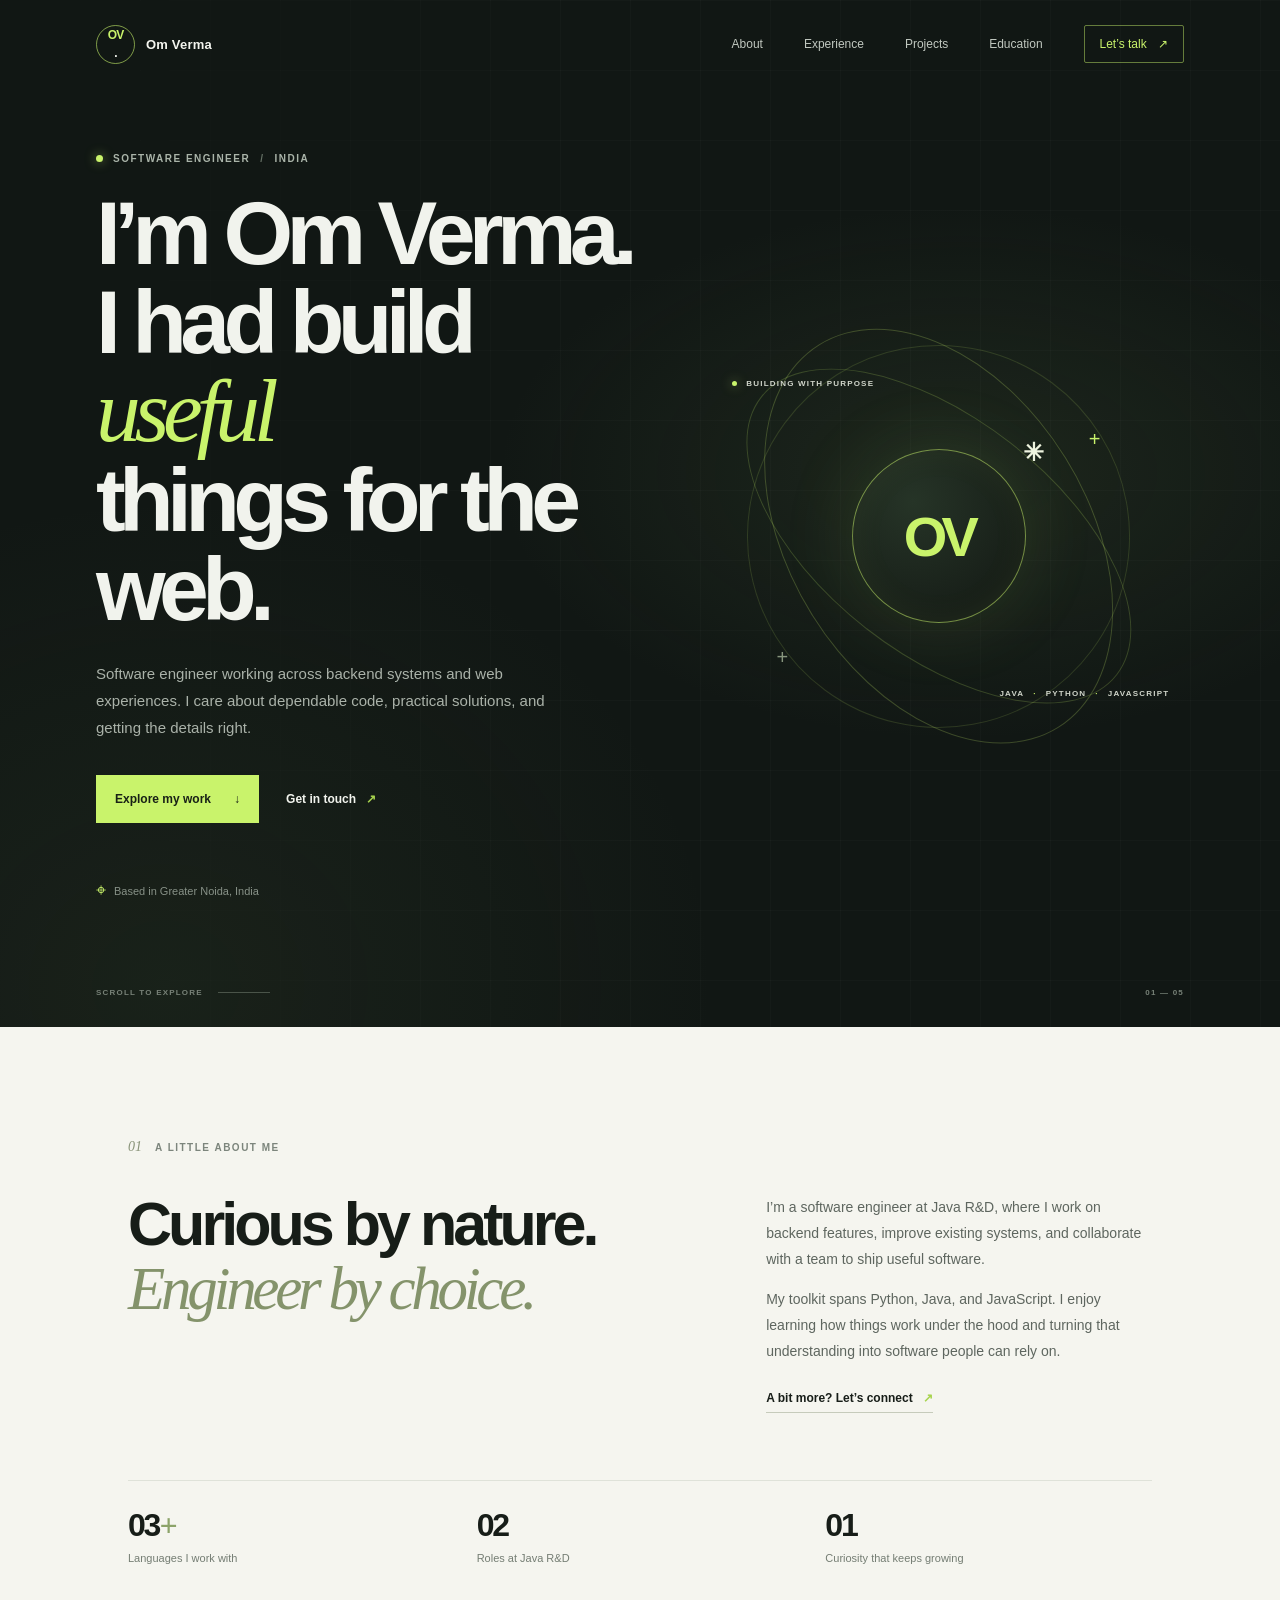
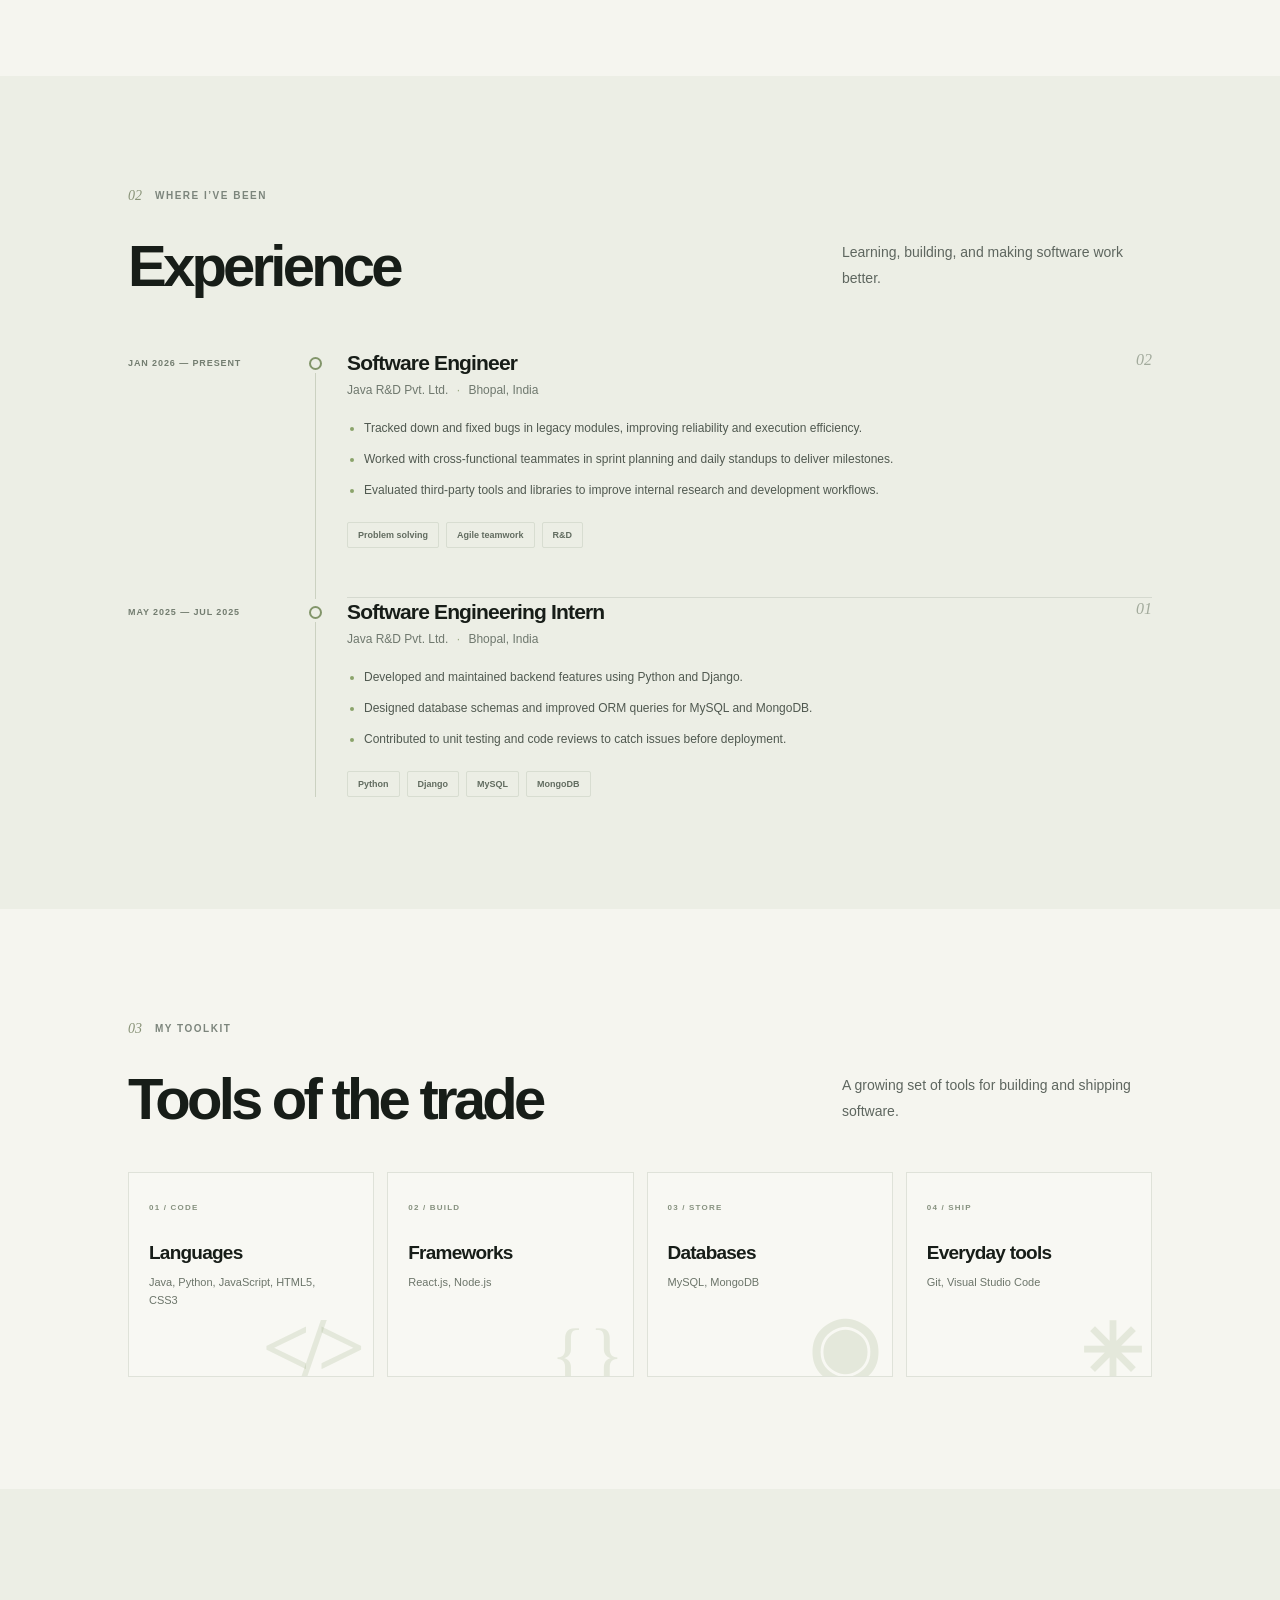
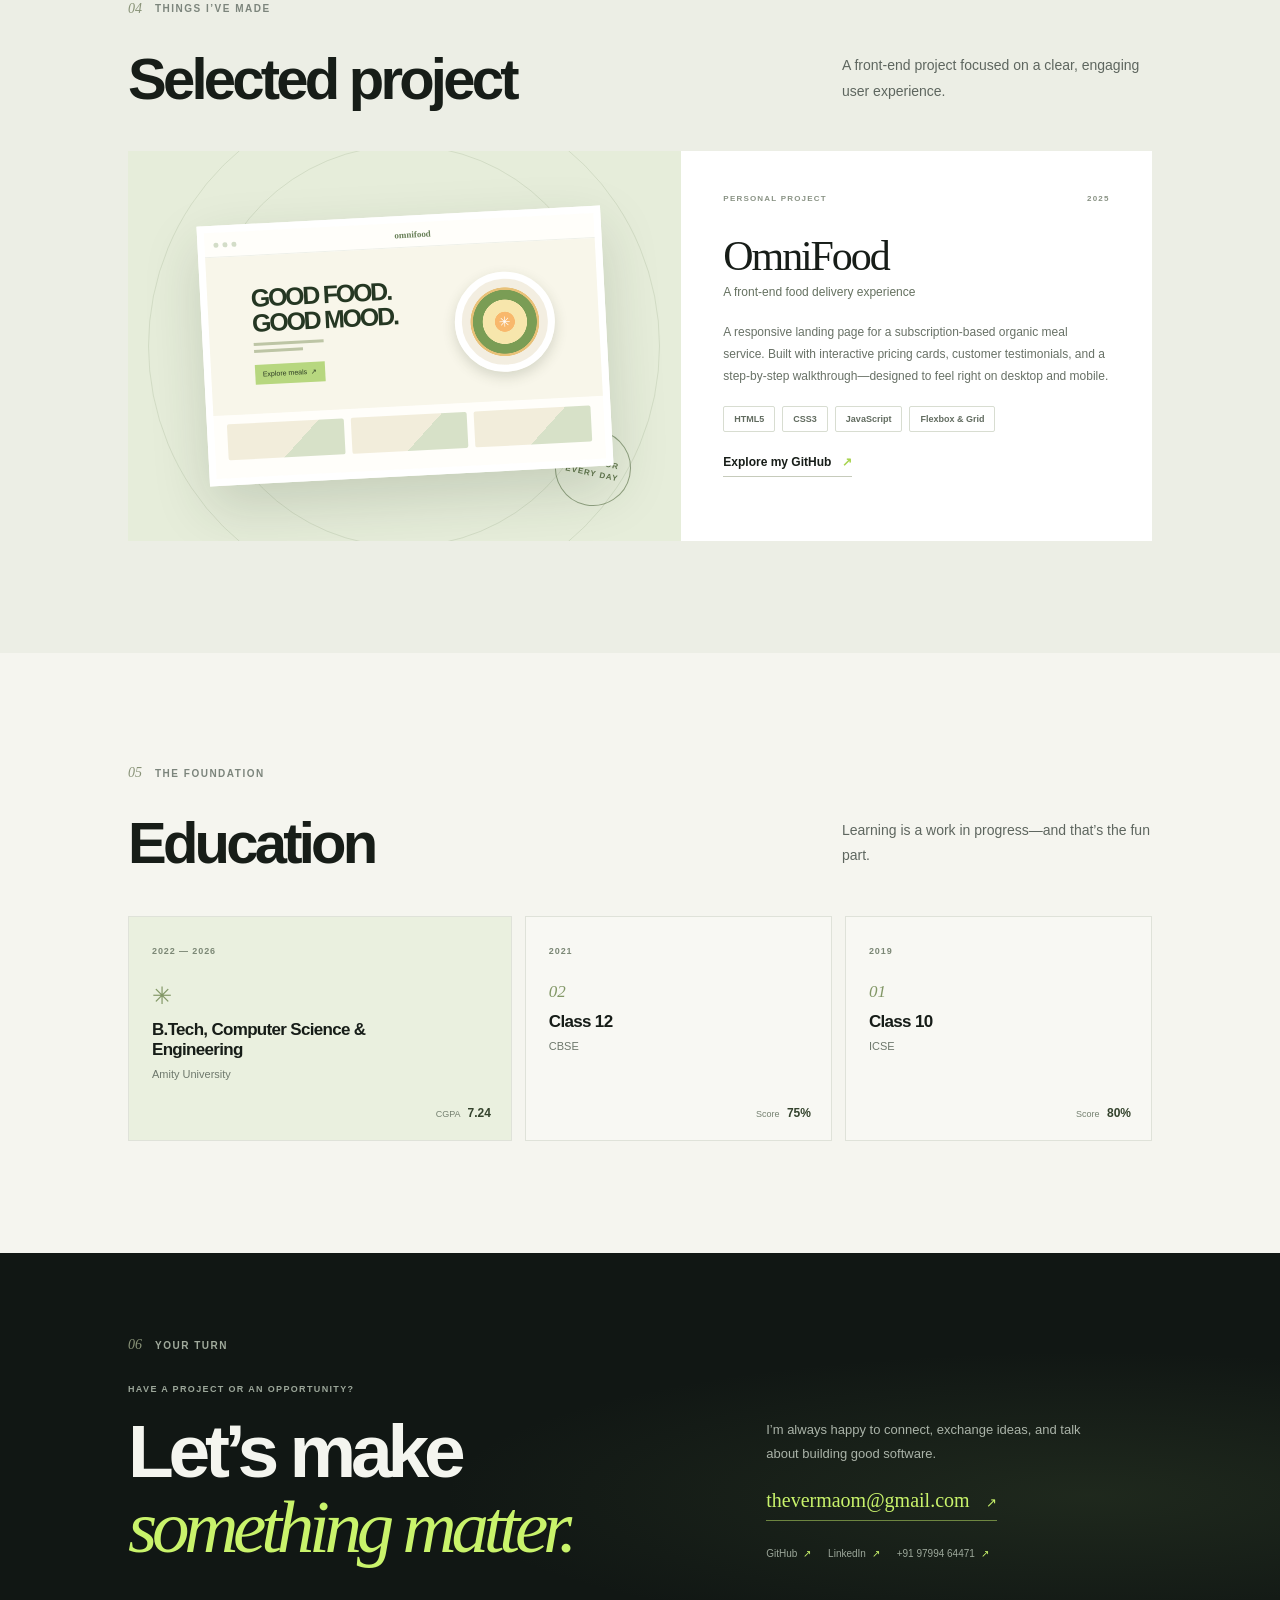
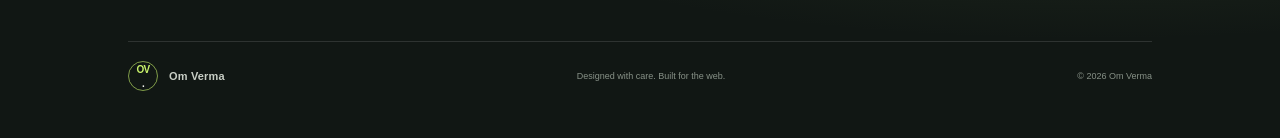
<file: index.html>
<!doctype html>
<html lang="en">
  <head>
    <meta charset="UTF-8" />
    <meta name="viewport" content="width=device-width, initial-scale=1" />
    <meta
      name="description"
      content="Om Verma is a software engineer focused on backend development, reliable applications, and thoughtful web experiences."
    />
    <meta name="theme-color" content="#111714" />
    <title>Om Verma — Software Engineer</title>
    <link rel="icon" href="data:image/svg+xml,%3Csvg xmlns='http://www.w3.org/2000/svg' viewBox='0 0 64 64'%3E%3Crect width='64' height='64' rx='18' fill='%23c9f36b'/%3E%3Ctext x='50%25' y='54%25' dominant-baseline='middle' text-anchor='middle' font-family='Arial' font-size='27' font-weight='700' fill='%23111714'%3EOV%3C/text%3E%3C/svg%3E" />
    <link rel="stylesheet" href="styles.css" />
    <script src="script.js" defer></script>
  </head>
  <body>
    <a class="skip-link" href="#main">Skip to content</a>

    <header class="site-header">
      <a class="brand" href="#home" aria-label="Om Verma, home">
        <span class="brand-mark">OV<span>.</span></span>
        <span class="brand-name">Om Verma</span>
      </a>
      <button class="menu-toggle" type="button" aria-expanded="false" aria-controls="primary-nav">
        <span></span>
        <span></span>
        <span class="sr-only">Toggle navigation</span>
      </button>
      <nav class="navigation" id="primary-nav" aria-label="Main navigation">
        <a href="#about">About</a>
        <a href="#experience">Experience</a>
        <a href="#projects">Projects</a>
        <a href="#education">Education</a>
        <a class="nav-contact" href="#contact">Let’s talk <span aria-hidden="true">↗</span></a>
      </nav>
    </header>

    <main id="main">
      <section class="hero" id="home" aria-labelledby="hero-title">
        <div class="hero-grid">
          <div class="hero-copy">
            <p class="eyebrow"><span class="availability-dot"></span> SOFTWARE ENGINEER <span class="eyebrow-divider">/</span> INDIA</p>
            <h1 id="hero-title">I’m Om Verma.<br />I had build <span>useful</span><br />things for the web.</h1>
            <p class="hero-intro">
              Software engineer working across backend systems and web experiences.
              I care about dependable code, practical solutions, and getting the details right.
            </p>
            <div class="hero-actions">
              <a class="button button-primary" href="#experience">Explore my work <span aria-hidden="true">↓</span></a>
              <a class="text-link" href="mailto:thevermaom@gmail.com">Get in touch <span aria-hidden="true">↗</span></a>
            </div>
            <div class="hero-location">
              <span class="location-icon" aria-hidden="true">⌖</span>
              <span>Based in Greater Noida, India</span>
            </div>
          </div>

          <div class="hero-art" aria-label="Decorative portfolio illustration">
            <div class="orbit orbit-one"></div>
            <div class="orbit orbit-two"></div>
            <div class="orbit orbit-three"></div>
            <div class="art-center">
              <span>OV</span>
              <span class="art-spark" aria-hidden="true">✳</span>
            </div>
            <div class="art-label art-label-top"><span class="label-dot"></span> BUILDING WITH PURPOSE</div>
            <div class="art-label art-label-bottom">JAVA <span>·</span> PYTHON <span>·</span> JAVASCRIPT</div>
            <span class="art-cross cross-one" aria-hidden="true">+</span>
            <span class="art-cross cross-two" aria-hidden="true">+</span>
          </div>
        </div>
        <div class="hero-bottom">
          <span>SCROLL TO EXPLORE</span>
          <span class="scroll-line" aria-hidden="true"></span>
          <span class="hero-index">01 — 05</span>
        </div>
      </section>

      <section class="intro section-wrap" id="about" aria-labelledby="about-title">
        <div class="section-kicker"><span>01</span> A LITTLE ABOUT ME</div>
        <div class="intro-content">
          <h2 id="about-title">Curious by nature.<br /><span>Engineer by choice.</span></h2>
          <div class="intro-text">
            <p>
              I’m a software engineer at Java R&amp;D, where I work on backend features,
              improve existing systems, and collaborate with a team to ship useful software.
            </p>
            <p>
              My toolkit spans Python, Java, and JavaScript. I enjoy learning how things work
              under the hood and turning that understanding into software people can rely on.
            </p>
            <a class="inline-link" href="#contact">A bit more? Let’s connect <span aria-hidden="true">↗</span></a>
          </div>
        </div>
        <div class="quick-facts" aria-label="At a glance">
          <div class="fact"><span class="fact-number">03<span>+</span></span><span class="fact-label">Languages I work with</span></div>
          <div class="fact"><span class="fact-number">02</span><span class="fact-label">Roles at Java R&amp;D</span></div>
          <div class="fact"><span class="fact-number">01</span><span class="fact-label">Curiosity that keeps growing</span></div>
        </div>
      </section>

      <section class="experience section-wrap section-tinted" id="experience" aria-labelledby="experience-title">
        <div class="section-kicker"><span>02</span> WHERE I’VE BEEN</div>
        <div class="section-heading">
          <h2 id="experience-title">Experience</h2>
          <p>Learning, building, and making software work better.</p>
        </div>
        <div class="timeline">
          <article class="timeline-item">
            <div class="timeline-date">JAN 2026 — PRESENT</div>
            <div class="timeline-marker" aria-hidden="true"></div>
            <div class="timeline-content">
              <div class="role-heading">
                <div>
                  <h3>Software Engineer</h3>
                  <p class="company">Java R&amp;D Pvt. Ltd. <span>·</span> Bhopal, India</p>
                </div>
                <span class="role-index">02</span>
              </div>
              <ul class="experience-list">
                <li>Tracked down and fixed bugs in legacy modules, improving reliability and execution efficiency.</li>
                <li>Worked with cross-functional teammates in sprint planning and daily standups to deliver milestones.</li>
                <li>Evaluated third-party tools and libraries to improve internal research and development workflows.</li>
              </ul>
              <div class="tag-list"><span>Problem solving</span><span>Agile teamwork</span><span>R&amp;D</span></div>
            </div>
          </article>
          <article class="timeline-item">
            <div class="timeline-date">MAY 2025 — JUL 2025</div>
            <div class="timeline-marker" aria-hidden="true"></div>
            <div class="timeline-content">
              <div class="role-heading">
                <div>
                  <h3>Software Engineering Intern</h3>
                  <p class="company">Java R&amp;D Pvt. Ltd. <span>·</span> Bhopal, India</p>
                </div>
                <span class="role-index">01</span>
              </div>
              <ul class="experience-list">
                <li>Developed and maintained backend features using Python and Django.</li>
                <li>Designed database schemas and improved ORM queries for MySQL and MongoDB.</li>
                <li>Contributed to unit testing and code reviews to catch issues before deployment.</li>
              </ul>
              <div class="tag-list"><span>Python</span><span>Django</span><span>MySQL</span><span>MongoDB</span></div>
            </div>
          </article>
        </div>
      </section>

      <section class="toolkit section-wrap" aria-labelledby="toolkit-title">
        <div class="section-kicker"><span>03</span> MY TOOLKIT</div>
        <div class="section-heading">
          <h2 id="toolkit-title">Tools of the trade</h2>
          <p>A growing set of tools for building and shipping software.</p>
        </div>
        <div class="tool-grid">
          <article class="tool-card">
            <span class="tool-number">01 / CODE</span>
            <h3>Languages</h3>
            <p>Java, Python, JavaScript, HTML5, CSS3</p>
            <div class="tool-decoration" aria-hidden="true">&lt;/&gt;</div>
          </article>
          <article class="tool-card">
            <span class="tool-number">02 / BUILD</span>
            <h3>Frameworks</h3>
            <p>React.js, Node.js</p>
            <div class="tool-decoration tool-decoration-brackets" aria-hidden="true">{ }</div>
          </article>
          <article class="tool-card">
            <span class="tool-number">03 / STORE</span>
            <h3>Databases</h3>
            <p>MySQL, MongoDB</p>
            <div class="tool-decoration tool-decoration-db" aria-hidden="true">◉</div>
          </article>
          <article class="tool-card">
            <span class="tool-number">04 / SHIP</span>
            <h3>Everyday tools</h3>
            <p>Git, Visual Studio Code</p>
            <div class="tool-decoration tool-decoration-plus" aria-hidden="true">✳</div>
          </article>
        </div>
      </section>

      <section class="project section-wrap section-tinted" id="projects" aria-labelledby="projects-title">
        <div class="section-kicker"><span>04</span> THINGS I’VE MADE</div>
        <div class="section-heading">
          <h2 id="projects-title">Selected project</h2>
          <p>A front-end project focused on a clear, engaging user experience.</p>
        </div>
        <article class="project-card">
          <div class="project-visual" aria-hidden="true">
            <div class="project-window">
              <div class="window-bar"><span></span><span></span><span></span><i>omnifood</i></div>
              <div class="mock-hero">
                <div class="mock-copy"><b>GOOD FOOD.<br />GOOD MOOD.</b><span></span><span></span><i>Explore meals&nbsp; ↗</i></div>
                <div class="mock-plate"><span>✳</span></div>
              </div>
              <div class="mock-cards"><span></span><span></span><span></span></div>
            </div>
            <span class="project-stamp">MADE FOR<br />EVERY DAY</span>
          </div>
          <div class="project-details">
            <div class="project-topline"><span>PERSONAL PROJECT</span><span>2025</span></div>
            <h3>OmniFood</h3>
            <p class="project-subtitle">A front-end food delivery experience</p>
            <p class="project-description">
              A responsive landing page for a subscription-based organic meal service.
              Built with interactive pricing cards, customer testimonials, and a step-by-step
              walkthrough—designed to feel right on desktop and mobile.
            </p>
            <div class="tag-list"><span>HTML5</span><span>CSS3</span><span>JavaScript</span><span>Flexbox &amp; Grid</span></div>
            <a class="inline-link" href="https://github.com/thevermaom" target="_blank" rel="noreferrer">Explore my GitHub <span aria-hidden="true">↗</span></a>
          </div>
        </article>
      </section>

      <section class="education section-wrap" id="education" aria-labelledby="education-title">
        <div class="section-kicker"><span>05</span> THE FOUNDATION</div>
        <div class="section-heading">
          <h2 id="education-title">Education</h2>
          <p>Learning is a work in progress—and that’s the fun part.</p>
        </div>
        <div class="education-grid">
          <article class="education-card education-primary">
            <span class="education-year">2022 — 2026</span>
            <div class="education-icon" aria-hidden="true">✳</div>
            <h3>B.Tech, Computer Science &amp; Engineering</h3>
            <p>Amity University</p>
            <span class="education-score">CGPA <strong>7.24</strong></span>
          </article>
          <article class="education-card">
            <span class="education-year">2021</span>
            <div class="education-icon education-icon-small" aria-hidden="true">02</div>
            <h3>Class 12</h3>
            <p>CBSE</p>
            <span class="education-score">Score <strong>75%</strong></span>
          </article>
          <article class="education-card">
            <span class="education-year">2019</span>
            <div class="education-icon education-icon-small" aria-hidden="true">01</div>
            <h3>Class 10</h3>
            <p>ICSE</p>
            <span class="education-score">Score <strong>80%</strong></span>
          </article>
        </div>
      </section>

      <section class="contact" id="contact" aria-labelledby="contact-title">
        <div class="contact-inner">
          <div class="section-kicker section-kicker-light"><span>06</span> YOUR TURN</div>
          <div class="contact-grid">
            <div>
              <p class="contact-overline">HAVE A PROJECT OR AN OPPORTUNITY?</p>
              <h2 id="contact-title">Let’s make<br /><span>something matter.</span></h2>
            </div>
            <div class="contact-info">
              <p>I’m always happy to connect, exchange ideas, and talk about building good software.</p>
              <a class="contact-email" href="mailto:thevermaom@gmail.com">thevermaom@gmail.com <span aria-hidden="true">↗</span></a>
              <div class="social-links">
                <a href="https://github.com/thevermaom" target="_blank" rel="noreferrer">GitHub <span aria-hidden="true">↗</span></a>
                <a href="https://www.linkedin.com/in/thevermaom/" target="_blank" rel="noreferrer">LinkedIn <span aria-hidden="true">↗</span></a>
                <a href="tel:+919799464471">+91 97994 64471 <span aria-hidden="true">↗</span></a>
              </div>
            </div>
          </div>
          <footer class="site-footer">
            <a class="brand footer-brand" href="#home"><span class="brand-mark">OV<span>.</span></span><span class="brand-name">Om Verma</span></a>
            <span>Designed with care. Built for the web.</span>
            <span>© <span id="current-year">2026</span> Om Verma</span>
          </footer>
        </div>
      </section>
    </main>
  </body>
</html>
</file>
<file: styles.css>
:root {
  color-scheme: light;
  --ink: #171d18;
  --ink-soft: #5e665f;
  --dark: #111714;
  --dark-soft: #19211b;
  --paper: #f5f5ef;
  --paper-dark: #eceee5;
  --line: #dfe2d9;
  --acid: #c9f36b;
  --acid-dark: #a7d34e;
  --serif: Georgia, "Times New Roman", serif;
  --sans: Inter, "Segoe UI", Arial, sans-serif;
}

* {
  box-sizing: border-box;
}

html {
  scroll-behavior: smooth;
  scroll-padding-top: 86px;
}

body {
  margin: 0;
  background: var(--paper);
  color: var(--ink);
  font-family: var(--sans);
  -webkit-font-smoothing: antialiased;
}

body,
button,
a {
  font-family: var(--sans);
}

a {
  color: inherit;
}

a:focus-visible,
button:focus-visible {
  outline: 3px solid var(--acid-dark);
  outline-offset: 4px;
}

.skip-link {
  position: fixed;
  z-index: 20;
  top: 12px;
  left: 12px;
  padding: 12px 16px;
  transform: translateY(-150%);
  border-radius: 4px;
  background: var(--acid);
  color: var(--dark);
  font-size: 14px;
  font-weight: 700;
}

.skip-link:focus {
  transform: translateY(0);
}

.sr-only {
  position: absolute;
  width: 1px;
  height: 1px;
  padding: 0;
  margin: -1px;
  overflow: hidden;
  clip: rect(0, 0, 0, 0);
  white-space: nowrap;
  border: 0;
}

.site-header {
  position: absolute;
  z-index: 5;
  top: 0;
  left: 0;
  display: flex;
  width: 100%;
  height: 88px;
  align-items: center;
  justify-content: space-between;
  padding: 0 7.5%;
  color: #f4f5ef;
}

.brand {
  display: inline-flex;
  align-items: center;
  gap: 11px;
  text-decoration: none;
}

.brand-mark {
  display: grid;
  width: 39px;
  height: 39px;
  place-items: center;
  border: 1px solid rgba(201, 243, 107, 0.6);
  border-radius: 50%;
  color: var(--acid);
  font-size: 12px;
  font-weight: 800;
  letter-spacing: -0.07em;
}

.brand-mark > span {
  color: #f3f5ef;
}

.brand-name {
  font-size: 13px;
  font-weight: 650;
  letter-spacing: 0.015em;
}

.navigation {
  display: flex;
  align-items: center;
  gap: clamp(20px, 3.2vw, 46px);
}

.navigation a {
  color: #c1c8c0;
  font-size: 12px;
  text-decoration: none;
  transition: color 160ms ease;
}

.navigation a:hover {
  color: var(--acid);
}

.navigation .nav-contact {
  padding: 11px 15px;
  border: 1px solid rgba(201, 243, 107, 0.46);
  border-radius: 2px;
  color: var(--acid);
}

.nav-contact span {
  margin-left: 8px;
}

.menu-toggle {
  display: none;
}

.hero {
  position: relative;
  display: flex;
  min-height: 740px;
  flex-direction: column;
  justify-content: center;
  overflow: hidden;
  padding: 135px 7.5% 90px;
  background:
    radial-gradient(ellipse at 75% 46%, rgba(80, 105, 64, 0.19), transparent 34%),
    radial-gradient(ellipse at 13% 96%, rgba(97, 124, 76, 0.1), transparent 35%),
    var(--dark);
  color: #f1f3ed;
}

.hero::before {
  position: absolute;
  inset: 0;
  background-image: linear-gradient(rgba(255, 255, 255, 0.018) 1px, transparent 1px), linear-gradient(90deg, rgba(255, 255, 255, 0.018) 1px, transparent 1px);
  background-size: 70px 70px;
  content: "";
  mask-image: linear-gradient(90deg, transparent, black 44%, black);
  pointer-events: none;
}

.hero-grid {
  position: relative;
  display: grid;
  width: 100%;
  max-width: 1260px;
  grid-template-columns: 1.05fr 0.95fr;
  align-items: center;
  gap: 5%;
  margin: auto;
}

.hero-copy {
  position: relative;
  z-index: 1;
  padding: 18px 0 36px;
}

.eyebrow,
.section-kicker,
.contact-overline,
.project-topline,
.tool-number {
  font-size: 10px;
  font-weight: 750;
  letter-spacing: 0.15em;
}

.eyebrow {
  display: flex;
  align-items: center;
  gap: 10px;
  margin: 0 0 25px;
  color: #aab4a9;
}

.availability-dot,
.label-dot {
  display: inline-block;
  width: 7px;
  height: 7px;
  flex: 0 0 7px;
  border-radius: 50%;
  background: var(--acid);
  box-shadow: 0 0 11px rgba(201, 243, 107, 0.58);
}

.eyebrow-divider {
  color: #667266;
}

.hero h1 {
  margin: 0;
  font-size: clamp(56px, 7vw, 92px);
  font-weight: 620;
  letter-spacing: -0.075em;
  line-height: 0.99;
}

.hero h1 span,
.intro h2 span,
.contact h2 span {
  color: var(--acid);
  font-family: var(--serif);
  font-weight: 400;
  font-style: italic;
  letter-spacing: -0.07em;
}

.hero-intro {
  max-width: 460px;
  margin: 27px 0 0;
  color: #aab2a9;
  font-size: 15px;
  line-height: 1.8;
}

.hero-actions {
  display: flex;
  align-items: center;
  gap: 27px;
  margin-top: 34px;
}

.button {
  display: inline-flex;
  min-height: 48px;
  align-items: center;
  justify-content: center;
  gap: 23px;
  padding: 0 18px;
  border: 1px solid transparent;
  font-size: 12px;
  font-weight: 700;
  text-decoration: none;
  transition: background 160ms ease, transform 160ms ease;
}

.button:hover {
  transform: translateY(-2px);
}

.button-primary {
  background: var(--acid);
  color: #192116;
}

.button-primary:hover {
  background: #d8ff84;
}

.text-link,
.inline-link {
  color: inherit;
  font-size: 12px;
  font-weight: 650;
  text-decoration: none;
}

.text-link span,
.inline-link span {
  margin-left: 7px;
  color: var(--acid-dark);
}

.hero-location {
  display: flex;
  align-items: center;
  gap: 8px;
  margin-top: 57px;
  color: #879187;
  font-size: 11px;
}

.location-icon {
  color: var(--acid);
  font-size: 18px;
}

.hero-art {
  position: relative;
  display: grid;
  width: min(100%, 530px);
  aspect-ratio: 1;
  place-items: center;
  justify-self: end;
}

.orbit {
  position: absolute;
  border: 1px solid rgba(201, 243, 107, 0.14);
  border-radius: 50%;
  transform: rotate(-32deg);
}

.orbit-one {
  width: 78%;
  height: 78%;
}

.orbit-two {
  width: 61%;
  height: 92%;
  border-color: rgba(201, 243, 107, 0.23);
}

.orbit-three {
  width: 92%;
  height: 48%;
  border-color: rgba(201, 243, 107, 0.2);
  transform: rotate(38deg);
}

.art-center {
  position: relative;
  display: grid;
  width: 174px;
  height: 174px;
  place-items: center;
  border: 1px solid rgba(201, 243, 107, 0.52);
  border-radius: 50%;
  background: radial-gradient(circle at 35% 30%, #263427, #171e18 72%);
  box-shadow: 0 0 75px rgba(157, 196, 102, 0.14), inset 0 0 34px rgba(201, 243, 107, 0.06);
  color: var(--acid);
  font-size: 56px;
  font-weight: 750;
  letter-spacing: -0.1em;
}

.art-spark {
  position: absolute;
  top: -12px;
  right: -14px;
  color: #eef4df;
  font-size: 25px;
}

.art-label {
  position: absolute;
  display: flex;
  align-items: center;
  gap: 9px;
  color: #d0d5ca;
  font-size: 8px;
  font-weight: 700;
  letter-spacing: 0.15em;
}

.art-label-top {
  top: 18%;
  left: 8%;
}

.art-label-bottom {
  right: 3%;
  bottom: 17%;
}

.art-label-bottom span {
  color: var(--acid);
}

.label-dot {
  width: 5px;
  height: 5px;
  flex-basis: 5px;
}

.art-cross {
  position: absolute;
  color: var(--acid);
  font-size: 20px;
  font-weight: 300;
}

.cross-one {
  top: 28%;
  right: 17%;
}

.cross-two {
  bottom: 23%;
  left: 17%;
  color: #87957d;
}

.hero-bottom {
  position: absolute;
  right: 7.5%;
  bottom: 30px;
  left: 7.5%;
  display: flex;
  align-items: center;
  gap: 15px;
  color: #778177;
  font-size: 8px;
  font-weight: 700;
  letter-spacing: 0.15em;
}

.scroll-line {
  width: 52px;
  height: 1px;
  background: #4a5449;
}

.hero-index {
  margin-left: auto;
}

.section-wrap {
  padding: 112px 10%;
}

.section-kicker {
  display: flex;
  align-items: center;
  gap: 13px;
  color: #7c857c;
}

.section-kicker > span {
  color: #899378;
  font-family: var(--serif);
  font-size: 14px;
  font-style: italic;
  font-weight: 400;
  letter-spacing: 0;
}

.intro-content {
  display: grid;
  grid-template-columns: 1fr 0.72fr;
  gap: 10%;
  margin-top: 37px;
}

.intro h2,
.section-heading h2 {
  margin: 0;
  font-size: clamp(38px, 5vw, 61px);
  font-weight: 550;
  letter-spacing: -0.065em;
  line-height: 1.05;
}

.intro h2 span {
  color: #84936b;
}

.intro-text {
  padding-top: 3px;
}

.intro-text p,
.section-heading > p {
  color: var(--ink-soft);
  font-size: 14px;
  line-height: 1.85;
}

.intro-text p:first-child {
  margin-top: 0;
}

.intro-text p + p {
  margin-top: 14px;
}

.inline-link {
  display: inline-block;
  margin-top: 12px;
  border-bottom: 1px solid #c6cbbb;
  padding-bottom: 7px;
  color: var(--ink);
}

.inline-link:hover {
  border-color: var(--acid-dark);
}

.quick-facts {
  display: grid;
  grid-template-columns: repeat(3, 1fr);
  gap: 22px;
  margin-top: 67px;
  padding-top: 26px;
  border-top: 1px solid var(--line);
}

.fact {
  display: flex;
  flex-direction: column;
  gap: 8px;
}

.fact-number {
  font-size: 32px;
  font-weight: 600;
  letter-spacing: -0.07em;
}

.fact-number span {
  color: #8ca369;
  font-family: var(--serif);
  font-style: italic;
}

.fact-label {
  color: #747d73;
  font-size: 11px;
}

.section-tinted {
  background: var(--paper-dark);
}

.section-heading {
  display: flex;
  align-items: end;
  justify-content: space-between;
  gap: 25px;
  margin-top: 32px;
}

.section-heading h2 {
  font-size: clamp(38px, 5vw, 58px);
}

.section-heading > p {
  max-width: 310px;
  margin: 0 0 5px;
}

.timeline {
  margin-top: 54px;
}

.timeline-item {
  display: grid;
  grid-template-columns: 155px 24px minmax(0, 1fr);
  gap: 20px;
}

.timeline-item + .timeline-item {
  margin-top: 2px;
}

.timeline-date {
  padding-top: 7px;
  color: #737d70;
  font-size: 9px;
  font-weight: 750;
  letter-spacing: 0.1em;
}

.timeline-marker {
  position: relative;
  display: flex;
  justify-content: center;
}

.timeline-marker::before {
  position: absolute;
  top: 6px;
  width: 9px;
  height: 9px;
  border: 2px solid #82956a;
  border-radius: 50%;
  background: var(--paper-dark);
  content: "";
}

.timeline-marker::after {
  position: absolute;
  top: 22px;
  bottom: -1px;
  width: 1px;
  background: #cbd1c1;
  content: "";
}

.timeline-item:last-child .timeline-marker::after {
  bottom: 0;
}

.timeline-content {
  padding: 0 0 49px;
  border-bottom: 1px solid #d5d9cf;
}

.timeline-item:last-child .timeline-content {
  border-bottom: 0;
  padding-bottom: 0;
}

.role-heading {
  display: flex;
  align-items: start;
  justify-content: space-between;
  gap: 20px;
}

.role-heading h3,
.tool-card h3,
.education-card h3 {
  margin: 0;
  font-size: 21px;
  font-weight: 580;
  letter-spacing: -0.04em;
}

.company {
  margin: 8px 0 0;
  color: #6f786e;
  font-size: 12px;
}

.company span {
  margin: 0 5px;
  color: #9baa84;
}

.role-index {
  color: #a2aa9c;
  font-family: var(--serif);
  font-size: 16px;
  font-style: italic;
}

.experience-list {
  display: grid;
  gap: 10px;
  max-width: 660px;
  margin: 21px 0;
  padding-left: 17px;
  color: #505950;
  font-size: 12px;
  line-height: 1.75;
}

.experience-list li::marker {
  color: #8ba36b;
}

.tag-list {
  display: flex;
  flex-wrap: wrap;
  gap: 7px;
  margin-top: 19px;
}

.tag-list span {
  padding: 7px 10px;
  border: 1px solid #d8ddd1;
  border-radius: 2px;
  color: #626c60;
  font-size: 9px;
  font-weight: 600;
}

.tool-grid {
  display: grid;
  grid-template-columns: repeat(4, 1fr);
  gap: 13px;
  margin-top: 42px;
}

.tool-card {
  position: relative;
  min-height: 205px;
  overflow: hidden;
  padding: 23px 20px;
  border: 1px solid var(--line);
  background: rgba(255, 255, 255, 0.25);
}

.tool-number {
  color: #86917f;
  font-size: 8px;
}

.tool-card h3 {
  margin-top: 28px;
  font-size: 19px;
}

.tool-card p {
  max-width: 175px;
  margin: 9px 0 0;
  color: #6c756a;
  font-size: 11px;
  line-height: 1.7;
}

.tool-decoration {
  position: absolute;
  right: 16px;
  bottom: -20px;
  color: rgba(125, 147, 96, 0.16);
  font-family: var(--serif);
  font-size: 85px;
  font-weight: 700;
  letter-spacing: -0.1em;
}

.tool-decoration-brackets {
  font-size: 72px;
  font-weight: 400;
}

.tool-decoration-db {
  right: 20px;
  bottom: -19px;
  font-size: 82px;
}

.tool-decoration-plus {
  font-size: 75px;
}

.project-card {
  display: grid;
  grid-template-columns: 1.08fr 0.92fr;
  margin-top: 42px;
  background: #fff;
}

.project-visual {
  position: relative;
  display: grid;
  min-height: 390px;
  overflow: hidden;
  place-items: center;
  background: #e6edda;
}

.project-visual::before,
.project-visual::after {
  position: absolute;
  width: 400px;
  height: 400px;
  border: 1px solid rgba(109, 133, 86, 0.16);
  border-radius: 50%;
  content: "";
}

.project-visual::after {
  width: 510px;
  height: 510px;
}

.project-window {
  position: relative;
  z-index: 1;
  width: 73%;
  min-height: 260px;
  transform: rotate(-3deg);
  border: 7px solid #fff;
  background: #fffefa;
  box-shadow: 0 22px 55px rgba(37, 51, 30, 0.17);
}

.window-bar {
  display: flex;
  height: 25px;
  align-items: center;
  gap: 4px;
  padding: 0 9px;
  border-bottom: 1px solid #eef0e9;
}

.window-bar > span {
  width: 5px;
  height: 5px;
  border-radius: 50%;
  background: #d3ddc8;
}

.window-bar i {
  margin: 0 auto;
  color: #698058;
  font-family: var(--serif);
  font-size: 9px;
  font-weight: 700;
  font-style: normal;
}

.mock-hero {
  display: flex;
  min-height: 158px;
  align-items: center;
  justify-content: space-around;
  padding: 15px;
  background: #f8f6ea;
}

.mock-copy {
  display: flex;
  flex-direction: column;
  align-items: start;
}

.mock-copy b {
  color: #253723;
  font-size: clamp(16px, 2vw, 25px);
  letter-spacing: -0.09em;
  line-height: 1;
}

.mock-copy > span {
  width: 70px;
  height: 3px;
  margin-top: 7px;
  background: #bdc5a5;
}

.mock-copy > span + span {
  width: 49px;
  margin-top: 4px;
}

.mock-copy i {
  margin-top: 12px;
  padding: 6px 8px;
  background: #b7d77f;
  color: #2b3a23;
  font-size: 7px;
  font-style: normal;
}

.mock-plate {
  display: grid;
  width: 100px;
  height: 100px;
  place-items: center;
  border: 7px solid #fff;
  border-radius: 50%;
  background: radial-gradient(circle, #f8b86c 0 16%, #f7e6ac 17% 36%, #7a9d55 37% 52%, #e8c178 53% 56%, #f3eee1 57%);
  box-shadow: 0 5px 13px rgba(54, 65, 41, 0.18);
  color: #fff;
  font-size: 14px;
}

.mock-cards {
  display: grid;
  grid-template-columns: repeat(3, 1fr);
  gap: 7px;
  padding: 9px 13px;
}

.mock-cards span {
  height: 36px;
  border-radius: 2px;
  background: linear-gradient(135deg, #f2eddb 60%, #d7e1c8 60%);
}

.project-stamp {
  position: absolute;
  right: 9%;
  bottom: 9%;
  display: grid;
  width: 76px;
  height: 76px;
  place-items: center;
  border: 1px solid rgba(74, 99, 55, 0.55);
  border-radius: 50%;
  color: #61764e;
  font-size: 8px;
  font-weight: 750;
  letter-spacing: 0.12em;
  line-height: 1.5;
  text-align: center;
  transform: rotate(12deg);
}

.project-details {
  padding: 43px 9%;
}

.project-topline {
  display: flex;
  justify-content: space-between;
  color: #8a9385;
  font-size: 8px;
}

.project-details h3 {
  margin: 29px 0 0;
  font-family: var(--serif);
  font-size: 42px;
  font-weight: 400;
  letter-spacing: -0.05em;
}

.project-subtitle {
  margin: 5px 0 0;
  color: #657160;
  font-size: 12px;
}

.project-description {
  margin: 23px 0 0;
  color: #687166;
  font-size: 12px;
  line-height: 1.8;
}

.project-details .inline-link {
  margin-top: 23px;
}

.education-grid {
  display: grid;
  grid-template-columns: 1.25fr 1fr 1fr;
  gap: 13px;
  margin-top: 42px;
}

.education-card {
  position: relative;
  min-height: 225px;
  padding: 23px;
  border: 1px solid var(--line);
  background: rgba(255, 255, 255, 0.24);
}

.education-primary {
  background: #eaf0df;
}

.education-year {
  color: #7c8876;
  font-size: 9px;
  font-weight: 700;
  letter-spacing: 0.1em;
}

.education-icon {
  margin-top: 24px;
  color: #829766;
  font-size: 24px;
}

.education-icon-small {
  font-family: var(--serif);
  font-size: 17px;
  font-style: italic;
}

.education-card h3 {
  max-width: 270px;
  margin-top: 10px;
  font-size: 17px;
}

.education-card p {
  margin: 8px 0 0;
  color: #6e786c;
  font-size: 11px;
}

.education-score {
  position: absolute;
  right: 20px;
  bottom: 20px;
  color: #758070;
  font-size: 9px;
}

.education-score strong {
  margin-left: 5px;
  color: #34432d;
  font-size: 12px;
}

.contact {
  padding: 84px 10% 27px;
  background:
    radial-gradient(ellipse at 85% 50%, rgba(102, 132, 76, 0.16), transparent 42%),
    var(--dark);
  color: #f4f5ef;
}

.contact-inner {
  max-width: 1260px;
  margin: auto;
}

.section-kicker-light {
  color: #a0aa9c;
}

.contact-grid {
  display: grid;
  grid-template-columns: 1fr 0.72fr;
  gap: 10%;
  margin-top: 31px;
}

.contact-overline {
  margin: 0 0 20px;
  color: #9ca79a;
  font-size: 9px;
}

.contact h2 {
  margin: 0;
  font-size: clamp(45px, 6vw, 75px);
  font-weight: 550;
  letter-spacing: -0.07em;
  line-height: 0.99;
}

.contact h2 span {
  color: var(--acid);
}

.contact-info {
  padding-top: 34px;
}

.contact-info > p {
  max-width: 350px;
  margin: 0;
  color: #aab3a8;
  font-size: 13px;
  line-height: 1.8;
}

.contact-email {
  display: inline-block;
  margin-top: 24px;
  padding-bottom: 8px;
  border-bottom: 1px solid rgba(201, 243, 107, 0.48);
  color: var(--acid);
  font-family: var(--serif);
  font-size: 20px;
  text-decoration: none;
}

.contact-email span {
  margin-left: 11px;
  font-family: var(--sans);
  font-size: 13px;
}

.social-links {
  display: flex;
  flex-wrap: wrap;
  gap: 17px;
  margin-top: 27px;
}

.social-links a {
  color: #9ca79a;
  font-size: 10px;
  text-decoration: none;
}

.social-links a:hover {
  color: var(--acid);
}

.social-links span {
  margin-left: 3px;
  color: var(--acid);
}

.site-footer {
  display: flex;
  min-height: 70px;
  align-items: center;
  justify-content: space-between;
  gap: 18px;
  margin-top: 77px;
  border-top: 1px solid rgba(255, 255, 255, 0.12);
  color: #879187;
  font-size: 9px;
}

.footer-brand .brand-mark {
  width: 30px;
  height: 30px;
  font-size: 10px;
}

.footer-brand .brand-name {
  color: #c8cec5;
  font-size: 11px;
}

@media (min-width: 1500px) {
  .hero {
    min-height: 810px;
  }

  .section-wrap {
    padding-right: max(10%, calc((100% - 1120px) / 2));
    padding-left: max(10%, calc((100% - 1120px) / 2));
  }
}

@media (max-width: 900px) {
  .site-header {
    padding-right: 5%;
    padding-left: 5%;
  }

  .hero {
    min-height: 680px;
    padding-right: 5%;
    padding-left: 5%;
  }

  .hero-grid {
    grid-template-columns: 1fr 0.82fr;
    gap: 1%;
  }

  .hero-art {
    width: 100%;
  }

  .art-center {
    width: 140px;
    height: 140px;
    font-size: 46px;
  }

  .art-label {
    font-size: 7px;
  }

  .section-wrap,
  .contact {
    padding-right: 7%;
    padding-left: 7%;
  }

  .timeline-item {
    grid-template-columns: 125px 20px minmax(0, 1fr);
    gap: 13px;
  }

  .tool-grid {
    grid-template-columns: repeat(2, 1fr);
  }

  .project-visual {
    min-height: 340px;
  }

  .project-details {
    padding: 35px 7%;
  }
}

@media (max-width: 650px) {
  html {
    scroll-padding-top: 70px;
  }

  .site-header {
    position: absolute;
    height: 72px;
    padding: 0 6%;
  }

  .menu-toggle {
    display: flex;
    width: 42px;
    height: 42px;
    flex-direction: column;
    align-items: center;
    justify-content: center;
    gap: 5px;
    border: 1px solid rgba(201, 243, 107, 0.35);
    border-radius: 2px;
    background: transparent;
    cursor: pointer;
  }

  .menu-toggle > span:not(.sr-only) {
    width: 16px;
    height: 1px;
    background: var(--acid);
    transition: transform 160ms ease;
  }

  .menu-toggle[aria-expanded="true"] > span:first-child {
    transform: translateY(3px) rotate(45deg);
  }

  .menu-toggle[aria-expanded="true"] > span:nth-child(2) {
    transform: translateY(-3px) rotate(-45deg);
  }

  .navigation {
    position: absolute;
    top: 62px;
    right: 6%;
    left: 6%;
    display: none;
    align-items: stretch;
    gap: 0;
    padding: 9px 17px;
    border: 1px solid rgba(201, 243, 107, 0.18);
    background: #19211b;
  }

  .navigation.is-open {
    display: flex;
    flex-direction: column;
  }

  .navigation a {
    padding: 14px 0;
    border-bottom: 1px solid rgba(255, 255, 255, 0.08);
  }

  .navigation a:last-child {
    border-bottom: 0;
  }

  .navigation .nav-contact {
    padding: 14px 0;
    border: 0;
  }

  .hero {
    min-height: auto;
    padding: 132px 7% 76px;
  }

  .hero-grid {
    grid-template-columns: 1fr;
    gap: 8px;
  }

  .hero-copy {
    padding: 0;
  }

  .eyebrow {
    margin-bottom: 21px;
    font-size: 8px;
  }

  .hero h1 {
    font-size: clamp(54px, 14vw, 78px);
  }

  .hero-intro {
    max-width: 410px;
    margin-top: 21px;
    font-size: 13px;
  }

  .hero-actions {
    gap: 18px;
    margin-top: 26px;
  }

  .hero-location {
    margin-top: 29px;
  }

  .hero-art {
    width: min(100%, 340px);
    margin: -4px auto -13px;
  }

  .art-center {
    width: 111px;
    height: 111px;
    font-size: 37px;
  }

  .art-label-top {
    left: 5%;
  }

  .art-label-bottom {
    right: 0;
  }

  .hero-bottom {
    right: 7%;
    bottom: 22px;
    left: 7%;
  }

  .section-wrap {
    padding: 76px 7%;
  }

  .intro-content,
  .contact-grid {
    grid-template-columns: 1fr;
    gap: 23px;
    margin-top: 26px;
  }

  .intro h2 {
    font-size: clamp(40px, 10vw, 54px);
  }

  .intro-text p,
  .section-heading > p {
    font-size: 13px;
  }

  .quick-facts {
    gap: 11px;
    margin-top: 39px;
    padding-top: 20px;
  }

  .fact-number {
    font-size: 27px;
  }

  .fact-label {
    max-width: 100px;
    font-size: 9px;
    line-height: 1.5;
  }

  .section-heading {
    align-items: start;
    flex-direction: column;
    gap: 8px;
    margin-top: 25px;
  }

  .section-heading h2 {
    font-size: 43px;
  }

  .section-heading > p {
    max-width: 340px;
  }

  .timeline {
    margin-top: 36px;
  }

  .timeline-item {
    grid-template-columns: 15px minmax(0, 1fr);
    gap: 12px;
  }

  .timeline-date {
    grid-column: 2;
    grid-row: 1;
    padding-top: 2px;
    font-size: 8px;
  }

  .timeline-marker {
    grid-column: 1;
    grid-row: 1 / span 3;
  }

  .timeline-content {
    grid-column: 2;
    padding: 11px 0 35px;
  }

  .timeline-item + .timeline-item .timeline-content {
    padding-top: 11px;
  }

  .timeline-marker::before {
    top: 0;
  }

  .timeline-marker::after {
    top: 16px;
  }

  .role-heading h3 {
    font-size: 19px;
  }

  .experience-list {
    margin: 17px 0;
    font-size: 11px;
  }

  .tool-grid {
    gap: 9px;
    margin-top: 30px;
  }

  .tool-card {
    min-height: 180px;
    padding: 17px 13px;
  }

  .tool-card h3 {
    margin-top: 26px;
    font-size: 17px;
  }

  .tool-card p {
    font-size: 10px;
  }

  .project-card {
    grid-template-columns: 1fr;
    margin-top: 30px;
  }

  .project-visual {
    min-height: 300px;
  }

  .project-window {
    width: 78%;
  }

  .project-details {
    padding: 29px 7% 34px;
  }

  .project-details h3 {
    margin-top: 22px;
    font-size: 36px;
  }

  .project-description {
    font-size: 11px;
  }

  .education-grid {
    grid-template-columns: 1fr 1fr;
    gap: 9px;
    margin-top: 30px;
  }

  .education-primary {
    grid-column: 1 / -1;
  }

  .education-card {
    min-height: 205px;
    padding: 17px;
  }

  .education-card h3 {
    font-size: 15px;
  }

  .contact {
    padding: 72px 7% 20px;
  }

  .contact-grid {
    margin-top: 25px;
  }

  .contact h2 {
    font-size: clamp(48px, 12vw, 67px);
  }

  .contact-info {
    padding-top: 0;
  }

  .contact-email {
    font-size: 18px;
  }

  .site-footer {
    flex-wrap: wrap;
    justify-content: space-between;
    margin-top: 54px;
    padding: 17px 0;
    font-size: 8px;
  }

  .site-footer > span:nth-child(2) {
    display: none;
  }
}

@media (prefers-reduced-motion: reduce) {
  *,
  *::before,
  *::after {
    scroll-behavior: auto !important;
    transition-duration: 0.01ms !important;
    animation-duration: 0.01ms !important;
    animation-iteration-count: 1 !important;
  }
}
</file>
